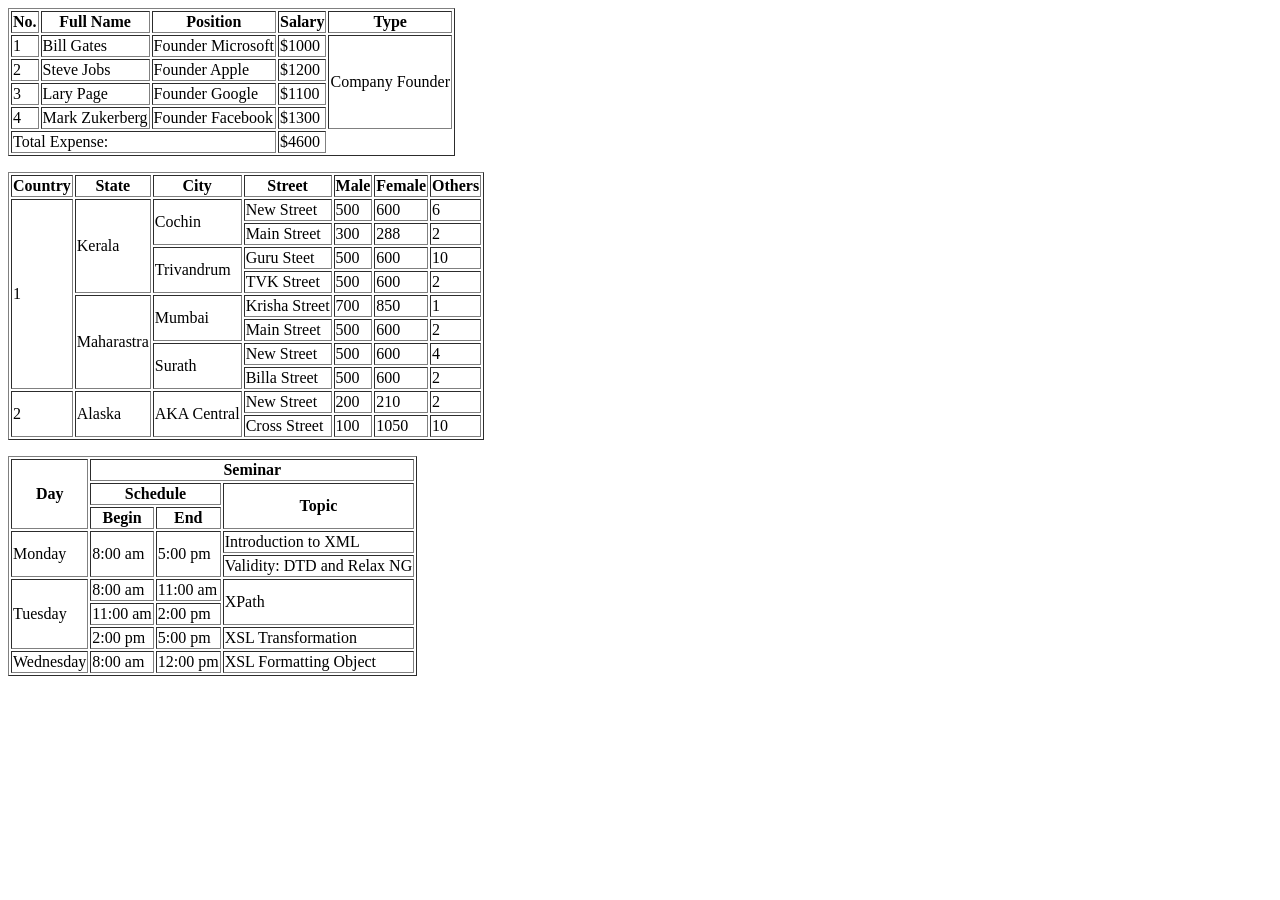
<file: FirstProject/index.html>
<!DOCTYPE html>
<html lang="en">
<head>
    <meta charset="UTF-8">
    <meta name="viewport" content="width=device-width, initial-scale=1.0">
    <title>Document</title>
</head>
<body>
    <table border="1">
        <th>No.</th>
        <th>Full Name</th>
        <th>Position</th>
        <th>Salary</th>
        <th>Type</th>

        <tbody>
            <tr>
                <td>1</td>
                <td>Bill Gates</td>
                <td>Founder Microsoft</td>
                <td>$1000</td>
                <td rowspan="4" >Company Founder</td>
            </tr>

            <tr>
                <td>2</td>
                <td>Steve Jobs</td>
                <td>Founder Apple</td>
                <td>$1200</td>
            </tr>
            <tr>
                <td>3</td>
                <td>Lary Page</td>
                <td>Founder Google</td>
                <td>$1100</td>
            </tr>
            <tr>
                <td>4</td>
                <td>Mark Zukerberg</td>
                <td>Founder Facebook</td>
                <td>$1300</td>
            </tr>

            <tr>
                <td colspan="3;">Total Expense:</td>
                <td>$4600</td>
            </tr>
        </tbody>
    </table>

    <p></p>
    <p></p>
    <table border="1">
        <th>Country</th>
        <th>State</th>
        <th>City</th>
        <th>Street</th>
        <th>Male</th>
        <th>Female</th>
        <th>Others</th>

        <tbody>
            <tr>
                <td rowspan="8">1</td>
                <td rowspan="4">Kerala</td>
                <td rowspan="2">Cochin</td>
                <td>New Street</td>
                <td>500</td>
                <td>600</td>
                <td>6</td>
            </tr>

            <tr>
                <td>Main Street</td>
                <td>300</td>
                <td>288</td>
                <td>2</td>
            </tr>
            <tr>
                <td rowspan="2">Trivandrum</td>
                <td>Guru Steet</td>
                <td>500</td>
                <td>600</td>
                <td>10</td>
            </tr>

            <tr>
                <td>TVK Street</td>
                <td>500</td>
                <td>600</td>
                <td>2</td>
            </tr>

            <tr>
                <td rowspan="4">Maharastra</td>
                <td rowspan="2">Mumbai</td>
                <td>Krisha Street</td>
                <td>700</td>
                <td>850</td>
                <td>1</td>
            </tr>

            <tr>
                <td>Main Street</td>
                <td>500</td>
                <td>600</td>
                <td>2</td>
            </tr>

            <tr>
                <td rowspan="2">Surath</td>
                <td>New Street</td>
                <td>500</td>
                <td>600</td>
                <td>4</td>
            </tr>

            <tr>
                <td>Billa Street</td>
                <td>500</td>
                <td>600</td>
                <td>2</td>
            </tr>

            <tr>
                <td rowspan="2">2</td>
                <td rowspan="2">Alaska</td>
                <td rowspan="2">AKA Central</td>
                <td>New Street</td>
                <td>200</td>
                <td>210</td>
                <td>2</td>
            </tr>

            <tr>
                <td>Cross Street</td>
                <td>100</td>
                <td>1050</td>
                <td>10</td>
            </tr>
        </tbody>
    </table>
    <p></p>
    <p></p>
    <table border="1">
        <th rowspan="3">Day</th>
        <th colspan="4">Seminar</th>
        <tr>
            <th colspan="2">Schedule</th>
            <th rowspan="2">Topic</th>
        </tr>
        
        <tr>
            <th>Begin</th>
            <th>End</th>
        </tr>

        <tr>
            <td rowspan="2">Monday</td>
            <td rowspan="2">8:00 am</td>
            <td rowspan="2">5:00 pm</td>
            <td>Introduction to XML</td>
        </tr>
        <tr>
            <td>
                Validity: DTD and Relax NG
            </td>
        </tr>

        <tr>
            <td rowspan="3">Tuesday</td>
            <td>8:00 am</td>
            <td>11:00 am</td>
            <td rowspan="2">XPath</td>
        </tr>
        <tr>
            <td>11:00 am</td>
            <td>2:00 pm</td>
        </tr>
        <tr>
            <td>2:00 pm</td>
            <td>5:00 pm</td>
            <td>XSL Transformation</td>
        </tr>
        <tr>
            <td>Wednesday</td>
            <td>8:00 am</td>
            <td>12:00 pm</td>
            <td>XSL Formatting Object</td>
        </tr>
    </table>
</body>
</html>
</file>
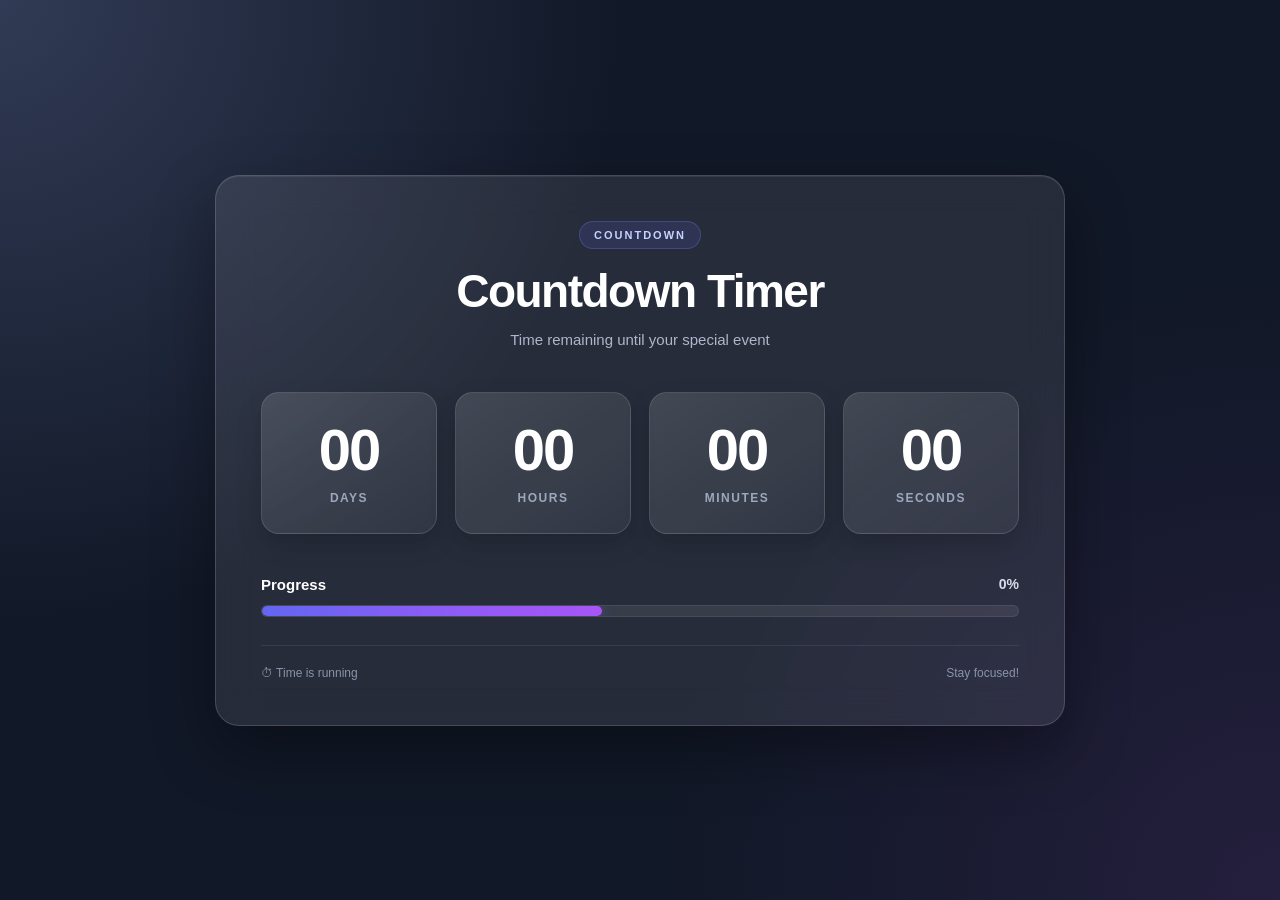
<file: Java Script Project 1/index.html>
<!DOCTYPE html>
<html lang="en">
<head>
    <meta charset="UTF-8">
    <meta name="viewport" content="width=device-width, initial-scale=1.0">

    <title>Countdown Timer</title>

    <link rel="stylesheet" href="style.css">
</head>

<body>

    <main class="page">

        <section class="countdown-card">

            <div class="header">
                <span class="badge">COUNTDOWN</span>

                <h1>Countdown Timer</h1>

                <p>
                    Time remaining until your special event
                </p>
            </div>

            <div class="countdown" id="countdown">

                <div class="time-box">
                    <span class="time" id="days">00</span>
                    <span class="label">Days</span>
                </div>

                <div class="time-box">
                    <span class="time" id="hours">00</span>
                    <span class="label">Hours</span>
                </div>

                <div class="time-box">
                    <span class="time" id="minutes">00</span>
                    <span class="label">Minutes</span>
                </div>

                <div class="time-box seconds">
                    <span class="time" id="seconds">00</span>
                    <span class="label">Seconds</span>
                </div>

            </div>

            <div class="progress-section">

                <div class="progress-header">
                    <span>Progress</span>
                    <span id="progress-value">0%</span>
                </div>

                <div class="progress-bar">
                    <div id="progress-fill"></div>
                </div>

            </div>

            <div class="footer">
                <span>⏱ Time is running</span>
                <span>Stay focused!</span>
            </div>

        </section>

    </main>

    <script src="script.js"></script>

</body>
</html>
</file>
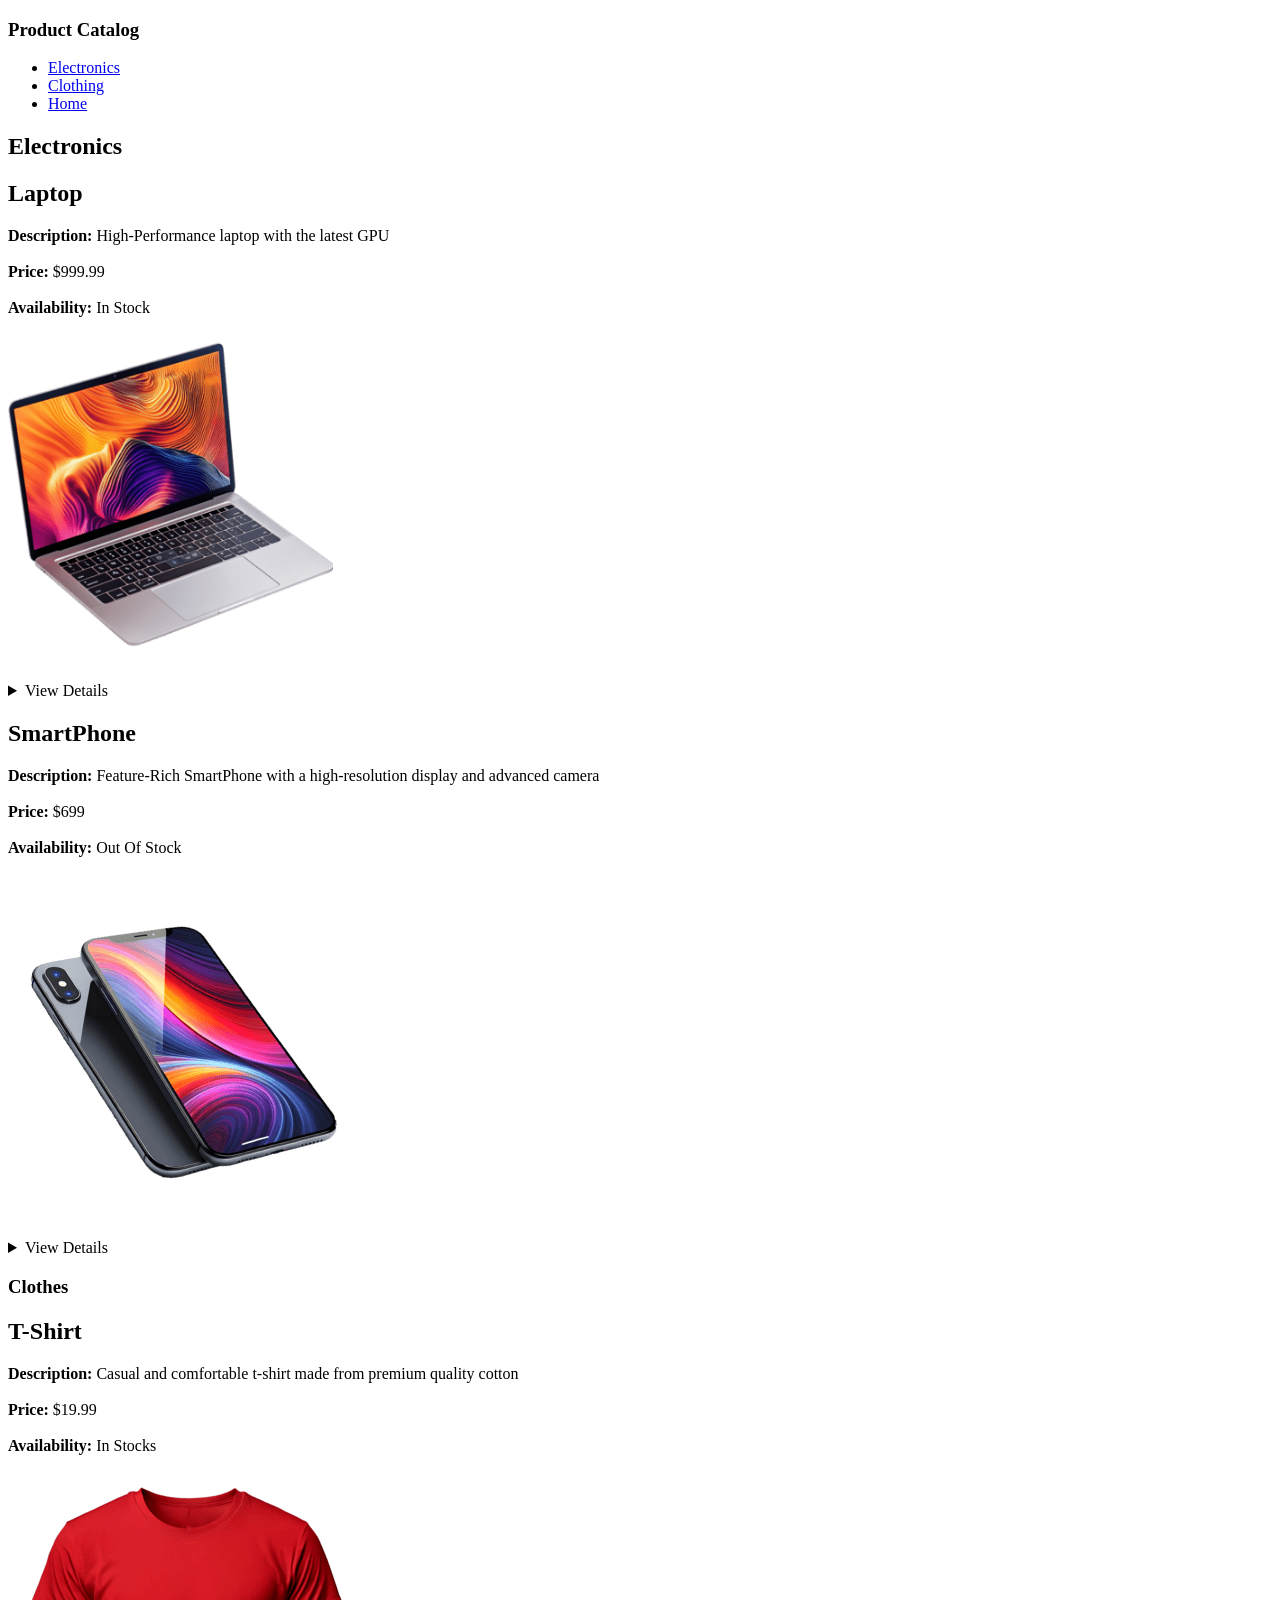
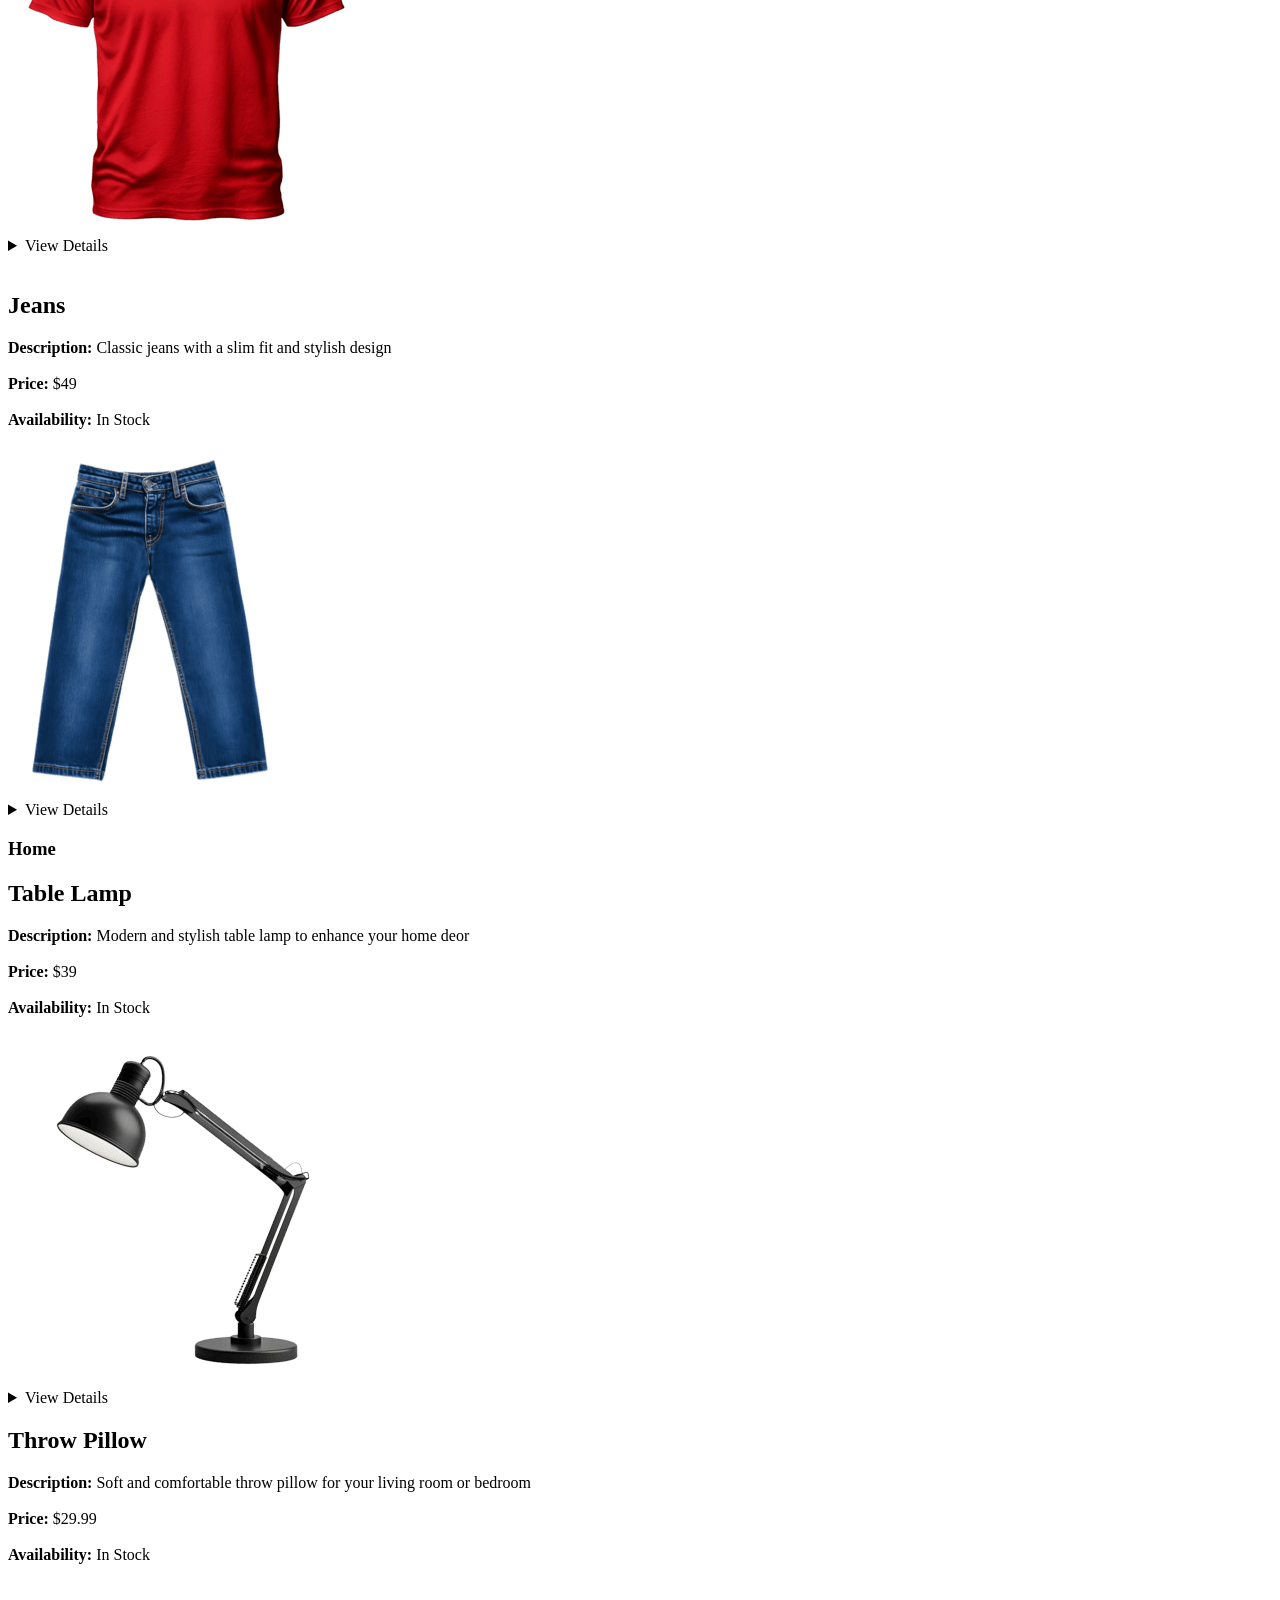
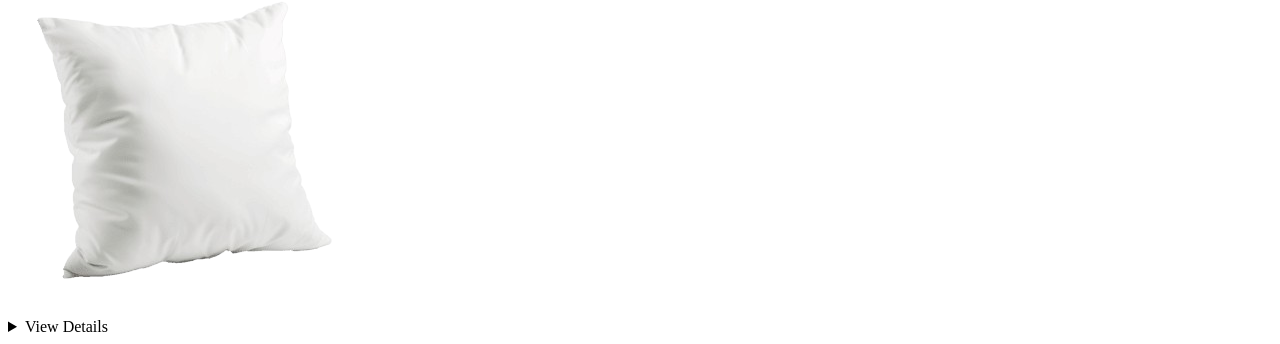
<file: FirstProject/Firstproject.html>
<!DOCTYPE html>
<html lang="en">
<head>
    <meta charset="UTF-8">
    <meta name="viewport" content="width=device-width, initial-scale=1.0">
    <title>Document</title>
</head>
    <section>
    <section>
        <h1>Product Catalog</h1>
        <ul>
            <li><a href="#Electronics">Electronics</a></li>
            <li><a href="#Clothing">Clothing</a></li>
            <li><a href="#Home">Home</a></li>
        </ul>
    </section>

    <section>
        <h2 id="Electronics">Electronics</h2>
        <h2>Laptop</h2>
        <strong>Description: </strong>
        <span>High-Performance laptop with the latest GPU</span>
        <br><br>
        <strong>Price:</strong>
        <span>$999.99</span>
        <br><br>
        <strong>Availability:</strong>
        <span>In Stock</span>
        <br><br>
        <img src="pngtree-sleek-modern-laptop-with-high-resolution-display-png-image_15711292.png" alt="Laptop Image" width="325px">
        <br><br>
        <details>
            <summary>View Details</summary>
            <ul>
            <li><strong>Brand:</strong>XYZ Electronics</li>
            <li><strong>Screen Size:</strong>15.6 inches</li>
            <li><strong>RAM:</strong>8GB</li>
            <li><strong>Storage</strong>512GB SSD</li>
        </ul>
        </details>
        <h2>SmartPhone</h2>
        <strong>Description:</strong>
        <span>Feature-Rich SmartPhone with a high-resolution display and advanced camera</span>
        <br><br>
        <strong>Price:</strong>
        <span>$699</span>
        <br><br>
        <strong>Availability:</strong>
        <span>Out Of Stock</span>
        <br><br>
        <img src="pngtree-latest-model-mobile-phone-png-image_15739741.png" alt="SmartPhone">
        <details>
            <summary>View Details</summary>
            <ul>
                <li><strong>Brand:</strong>ABC Mobile</li>
                <li><strong>Screen Size:</strong>6.5 inches</li>
                <li><strong>Camera</strong>48MP + 12MP</li>
                <li><strong>Storage</strong>128GB</li>
            </ul>
        </details>
    </section>

    <section>
        <h1 id="Clothing">Clothes</h1>
        <h2>T-Shirt</h2>
        <strong>Description:</strong>
        <span>Casual and comfortable t-shirt made from premium quality cotton</span>
        <br><br>
        <strong>Price:</strong>
        <span>$19.99</span>
        <br><br>
        <strong>Availability:</strong>
        <span>In Stocks</span>
        <br><br>
        <img src="pngtree-red-t-shirt-png-image_12322366.png" alt="T-shirt Image">
        <br>
        <details>
            <summary>View Details</summary>
            <ul>
            <li><strong>Brand:</strong>Fashion Apparel</li>
            <li><strong>Color:</strong>Black</li>
            <li><strong>Size:</strong>S,M,L</li>
            <li><strong>Material:</strong>100% Cotton</li>
        </ul>
        </details>

        <br>
        <h2>Jeans</h1>
        <strong>Description:</strong>
        <span>Classic jeans with a slim fit and stylish design</span>
        <br><br>
        <strong>Price:</strong>
        <span>$49</span>
        <br><br>
        <strong>Availability:</strong>
        <span>In Stock</span>
        <br><br>
        <img src="weathered-blue-denim-jeans-with-classic-design-and-faded-details-png.webp" alt="Jeans Image" srcset="">
        <details>
            <summary>View Details</summary>
            <ul>
            <li><strong>Brand:</strong>Denim Co.</li>
            <li><strong>Color:</strong>Blue</li>
            <li><strong>Size:</strong>30,32,34</li>
            <li><strong>Material:</strong>Denim</li>
        </ul>
        </details>
    </section>

    <section>
        <h1 id="Home">Home</h1>
        <h2>Table Lamp</h2>
        <strong>Description:</strong>
        <span>Modern and stylish table lamp to enhance your home deor</span>
        <br><br>
        <strong>Price:</strong>
        <span>$39</span>
        <br><br>
        <strong>Availability:</strong>
        <span>In Stock</span>
        <br><br>
        <img src="study-table-light-lamp-on-transparent-background-png-removebg-preview.png" alt="Table Lamp">
        <details>
            <summary>View Details</summary>
            <ul>
            <li><strong>Brand:</strong>Home Essentials</li>
            <li><strong>Color:</strong>Black</li>
            <li><strong>Dimensions:</strong>20 inches(height)</li>
            <li><strong>Material:</strong>Ceramic,Metal</li>
        </ul>
        </details>
        <h2>Throw Pillow</h2>
        <strong>Description:</strong>
        <span>Soft and comfortable throw pillow for your living room or bedroom</span>
        <br><br>
        <strong>Price:</strong>
        <span>$29.99</span>
        <br><br>
        <strong>Availability:</strong>
        <span>In Stock</span>
        <br>
        <img src="a-soft-white-pillow-ideal-for-home-decor-and-comfort-png-removebg-preview.png" alt="Throw Pillow" srcset="">
        <details>
        <summary>View Details</summary>
        <ul>
            <li><strong>Brand:</strong> Cozy Living</li>
            <li><strong>Color:</strong> White</li>
            <li><strong>Dimensions:</strong> 18 x 18 inches</li>
            <li><strong>Material:</strong> 100% Cotton Cover, Soft Polyester Filling</li>
        </ul>
</details>
    </section>
</section>
</body>
</html>
</file>
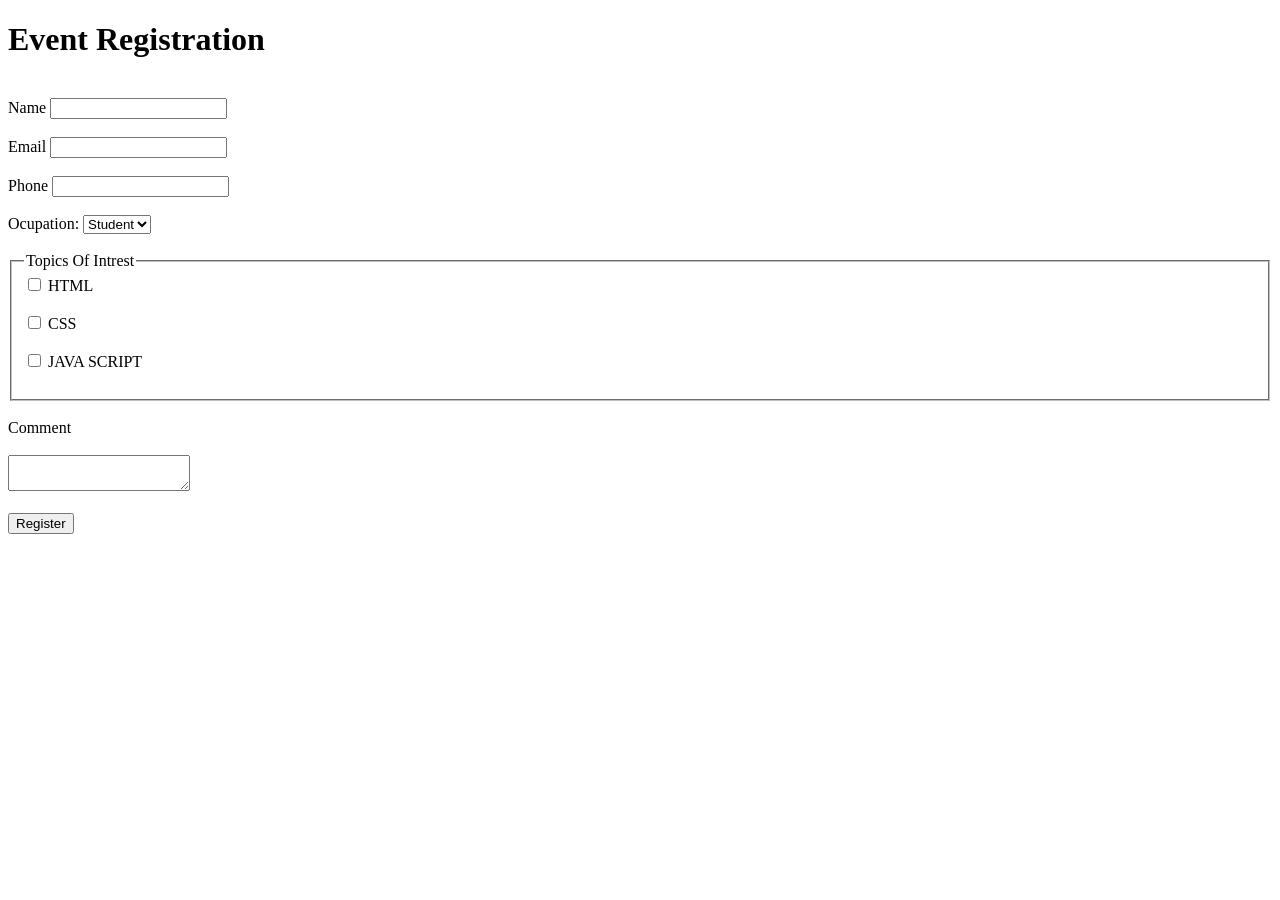
<file: FirstProject/forms.html>
<!DOCTYPE html>
<html lang="en">
<head>
</head>
<body>
    <form>
        <h1>Event Registration</h1>
        <br>
        <label for="name">Name</label>
        <input type="text" name="name" id="name">
        <br>
        <br><label for="emailid">Email</label>
        <input type="email" name="emailid" id="emailid">
        <br>
        <br>
        <label for="phone">Phone</label>
        <input type="tel" name="phone" id="phone">
        <br>
        <br>
        <label for="Ocupation">Ocupation:</label>
        <select name="Ocupation" id="Ocupation">
        <option value="student">Student</option>
        <option value="Pro">pro</option>
        <option value="Other">other</option>
        </select>
        <br><br>
        <fieldset>
            <legend>Topics Of Intrest</legend>
            <input type="checkbox" name="topics" id="topics" value="HTML">
            <label for="topics">HTML</label>
            <br><br>
            <input type="checkbox" name="topics" id="topics" value="HTML">
            <label for="topics">CSS</label>
            <br><br>
            <input type="checkbox" name="topics" id="topics" value="HTML">
            <label for="topics">JAVA SCRIPT</label>
            <br><br>
        </fieldset>
        <br>
        <label for="comment">Comment</label>
        <br><br>
        <textarea name="comment" id="comment"></textarea>
        <br><br>
        <button>Register</button>
    </form>

    </form>
</body>
</html>
</file>
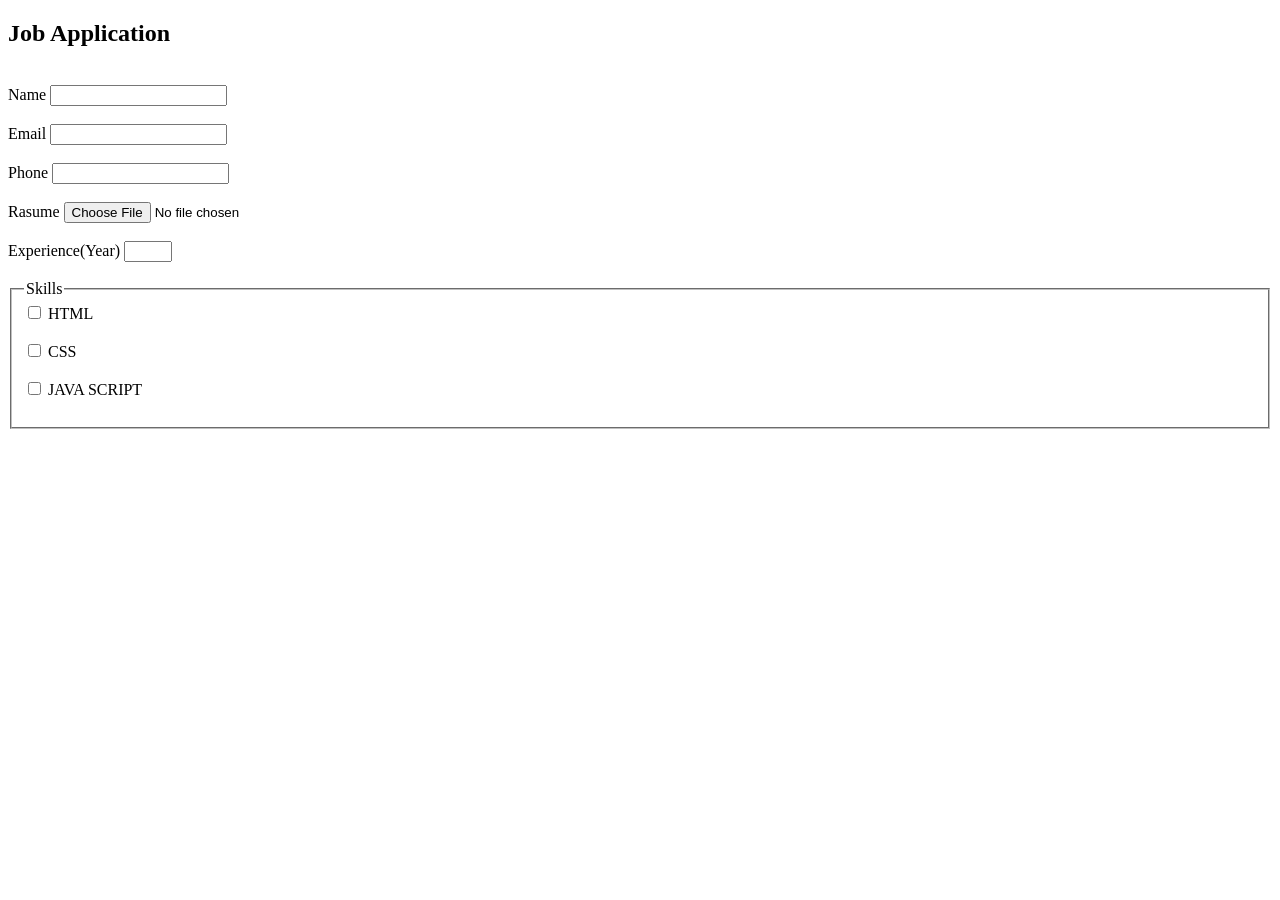
<file: FirstProject/one.html>
<!DOCTYPE html>
<html lang="en">
<head>
    <meta charset="UTF-8">
    <meta name="viewport" content="width=device-width, initial-scale=1.0">
    <title>Document</title>
</head>
<body>
    <form>
        <h2>Job Application</h2>
        <br>
        <label for="name">Name</label>
        <input type="text" name="name" id="name">
        <br>
        <br><label for="emailid">Email</label>
        <input type="email" name="emailid" id="emailid">
        <br>
        <br>
        <label for="phone">Phone</label>
        <input type="tel" name="phone" id="phone">
        <br><br>
        <label for="Rasume">Rasume</label>
        <input type="file" name="Rasume" id="Rasume">
        <br><br>
        <label for="">Experience(Year)</label>
        <input type="number" id="Counter" min="0" max="50">
<br><br>
        <fieldset>
            <legend>Skills</legend>
            <input type="checkbox" name="topics" id="topics" value="HTML">
            <label for="topics">HTML</label>
            <br><br>
            <input type="checkbox" name="topics" id="topics" value="HTML">
            <label for="topics">CSS</label>
            <br><br>
            <input type="checkbox" name="topics" id="topics" value="HTML">
            <label for="topics">JAVA SCRIPT</label>
            <br><br>
        </fieldset>
    </form>
</body>
</html>
</file>
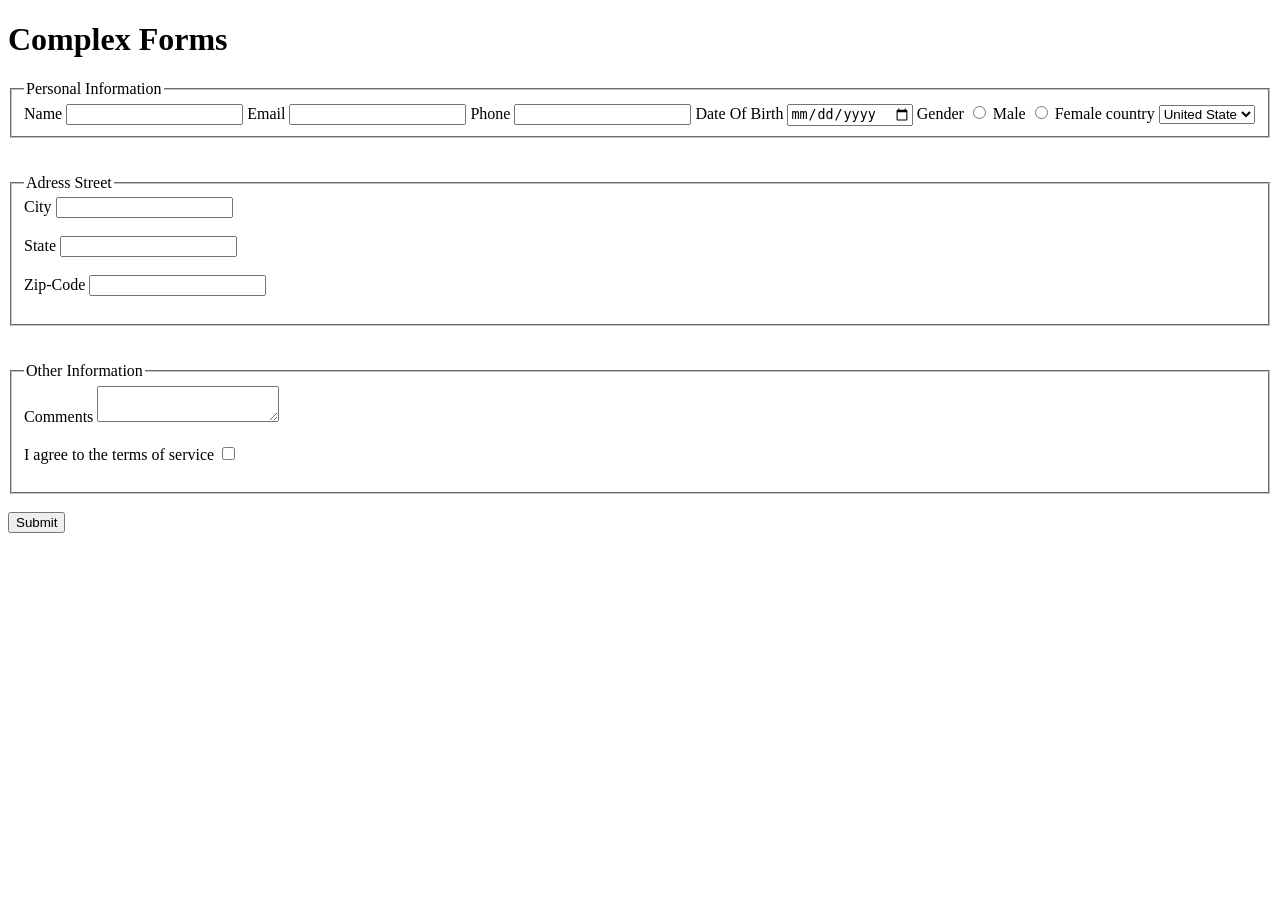
<file: FirstProject/two.html>
<!DOCTYPE html>
<html lang="en">
<head>
    <meta charset="UTF-8">
    <meta name="viewport" content="width=device-width, initial-scale=1.0">
    <title>Document</title>
</head>
<body>
    <form>
        <h1>Complex Forms</h1>
        <fieldset>
            <legend>Personal Information</legend>
            <label for="name">Name</label>
            <input type="text" name="name" id="name">
            <label for="email">Email</label>
            <input type="email" name="Takeemail" id="email">
            <label for="phoneNumber">Phone</label>
            <input type="number" name="Mobilenu" id="phoneNumber">
            <label for="dateofbirth">Date Of Birth</label>
            <input type="date" name="datepick" id="dateofbirth">
            <span>Gender</span>
            <input type="radio" name="radio" id="male">
            <label for="male">Male</label>
            <input type="radio" name="radio" id="Female">
            <label for="Female">Female</label>
            <label for="country">country</label>
            <select name="country" id="country">
                <option value="us" id="us">United State</option>
                <option value="India" id="India">India</option>
            </select>
        </fieldset>
        <br><br>
        <fieldset>
            <legend>Adress Street</legend>
            <label for="CITYS">City</label>
            <input type="text" name="citysss" id="CITYS">
            <br><br>
            <label for="STATES">State</label>
            <input type="text" name="statesss" id="STATES">
            <br><br>
            <label for="zipcodee">Zip-Code</label>
            <input type="text" name="zipcodee" id="zipcodee">
            <br><br>
        </fieldset>
        <br><br>
        <fieldset>
            <legend>Other Information</legend>
            <label for="Comments">Comments</label>
            <textarea name="Comments" id="Comments"></textarea>
            <br><br>
            <label for="aggry">I agree to the terms of service</label>
            <input type="checkbox" name="aggry" id="aggry">
            <br><br>
        </fieldset>
        <br>
        <input type="button" value="Submit">
    </form>
</body>
</html>
</file>
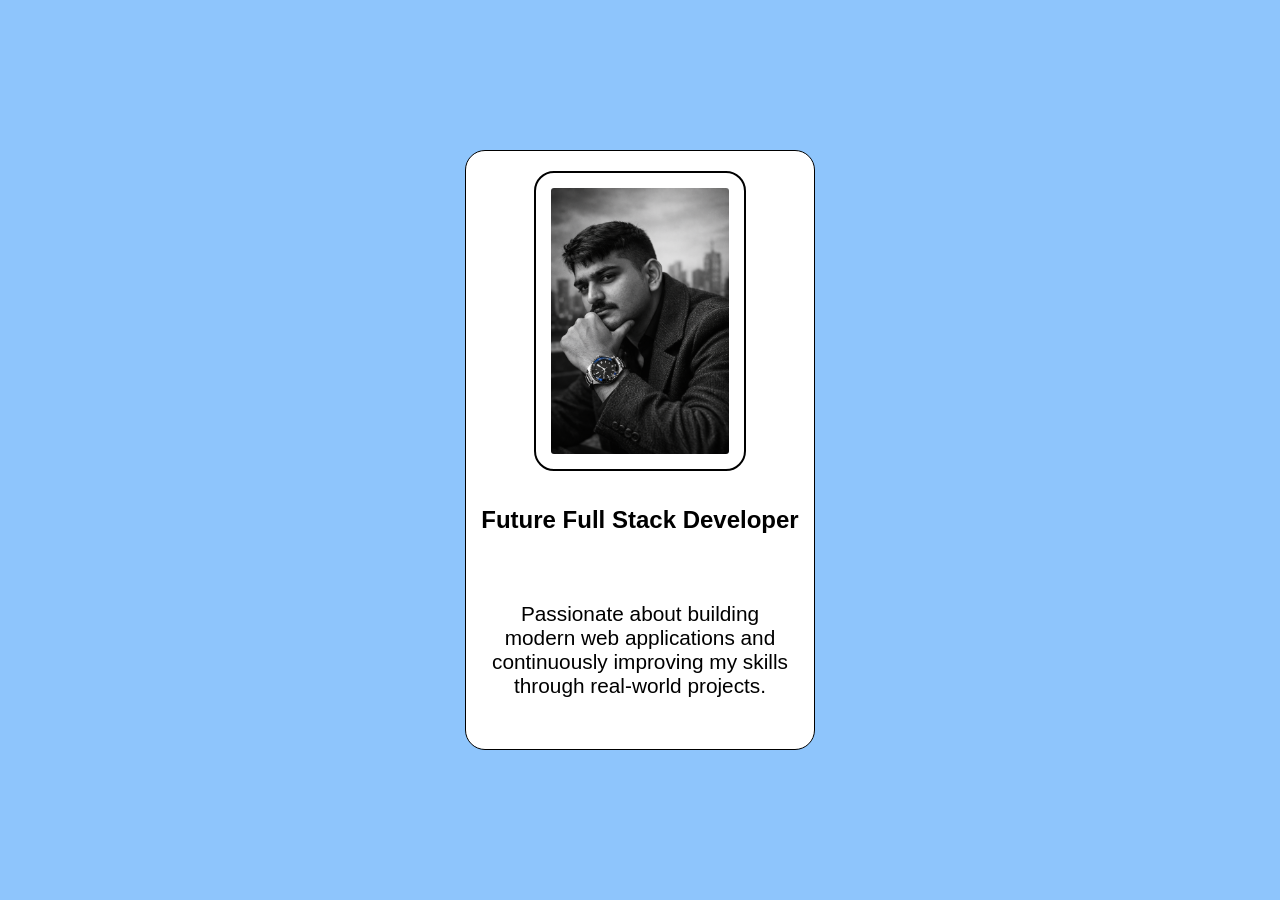
<file: Card Project/Card1/Card1.html>
<!DOCTYPE html>
<html lang="en">
<head>
    <meta charset="UTF-8">
    <meta name="viewport" content="width=device-width, initial-scale=1.0">
    <title>Cards Project 1</title>
    <link rel="stylesheet" href="style1.css">
</head>
<body>
    
    <div class="container">
        
        <div class="card">
            <img src="../Images/ChatGPT Image Jan 16, 2026, 09_41_49 AM.png" alt="QR-Code">

            <h2>Future Full Stack Developer</h2>
            <br>
            <span>Passionate about building modern web applications and continuously improving my skills through real-world projects.</span>
        </div>
    </div>
</body>
</html>
</file>
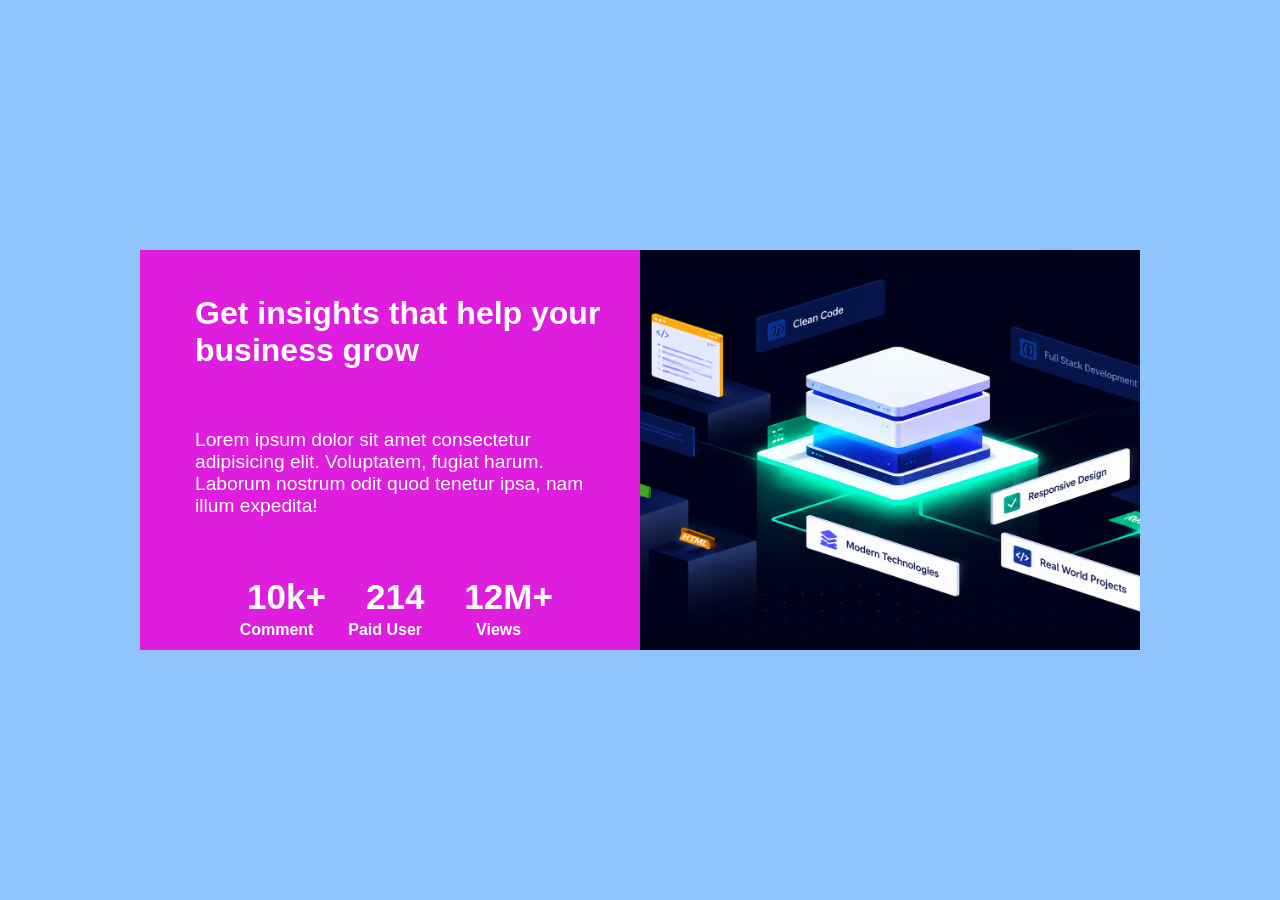
<file: Card Project/Card3/Card3.html>
<!DOCTYPE html>
<html lang="en">
<head>
    <meta charset="UTF-8">
    <meta name="viewport" content="width=device-width, initial-scale=1.0">
    <title>Card Project 3</title>
    <link rel="stylesheet" href="style3.css">
</head>
<body>
    
    <div class="container">
        <div class="cardLeft">
            <h2>Get insights that help your business grow</h2>
            <span>Lorem ipsum dolor sit amet consectetur adipisicing elit. Voluptatem, fugiat harum. Laborum nostrum odit quod tenetur ipsa, nam illum expedita!</span>
            <div class="comments">
                
                <div class="statBox">

                    <div class="stat">
                        <h2>10k+</h2>
                        <p>Comment</p>
                    </div>

                    <div class="stat">
                        <h2>214</h2>
                        <p>Paid User</p>
                    </div>

                    <div class="stat">
                        <h2>12M+</h2>
                        <p>Views</p>
                    </div>
                </div>
            </div>
        </div>
        <div id="cardRight">
            <img src="../Images/ChatGPT Image Jul 30, 2026, 08_10_34 PM.png" alt="">
        </div>
    </div>

</body>
</html>
</file>
<file: Java Script Project 1/style.css>
* {
    margin: 0;
    padding: 0;
    box-sizing: border-box;
}
body {
    font-family: "Inter", sans-serif;
    min-height: 100vh;
    display: flex;
    align-items: center;
    justify-content: center;
    color: #ffffff;
    background:
        radial-gradient(circle at top left, #313b55 0%, transparent 40%),
        radial-gradient(circle at bottom right, #241f3d 0%, transparent 40%),
        #111827;
}
.page {
    width: 100%;
    min-height: 100vh;
    display: flex;
    align-items: center;
    justify-content: center;
    padding: 30px;
}
.countdown-card {
    width: min(850px, 100%);
    padding: 45px;
    border-radius: 24px;
    background: rgba(255, 255, 255, 0.09);
    border: 1px solid rgba(255, 255, 255, 0.15);
    box-shadow:
        0 25px 60px rgba(0, 0, 0, 0.35),
        inset 0 1px 1px rgba(255, 255, 255, 0.08);
    backdrop-filter: blur(20px);
    -webkit-backdrop-filter: blur(20px);
}
.header {
    text-align: center;
    margin-bottom: 40px;
}
.badge {
    display: inline-block;
    padding: 7px 14px;
    margin-bottom: 15px;
    border-radius: 50px;
    font-size: 11px;
    font-weight: 700;
    letter-spacing: 2px;
    color: #c7d2fe;
    background: rgba(99, 102, 241, 0.15);
    border: 1px solid rgba(129, 140, 248, 0.25);
}
.header h1 {
    font-size: clamp(30px, 5vw, 46px);
    font-weight: 800;
    letter-spacing: -1.5px;
    margin-bottom: 10px;
}
.header p {
    font-size: 15px;
    color: #aeb7ca;
    line-height: 1.6;
}
.countdown {
    display: grid;
    grid-template-columns: repeat(4, 1fr);
    gap: 18px;
    margin-bottom: 42px;
}
.time-box {
    position: relative;
    text-align: center;
    padding: 28px 15px;
    border-radius: 18px;
    background:
        linear-gradient(
            145deg,
            rgba(255, 255, 255, 0.13),
            rgba(255, 255, 255, 0.05)
        );
    border: 1px solid rgba(255, 255, 255, 0.12);
    box-shadow:
        0 10px 25px rgba(0, 0, 0, 0.18);
    transition:
        transform 0.3s ease,
        background 0.3s ease,
        border-color 0.3s ease;
}
.time-box:hover {
    transform: translateY(-6px);
    background:
        linear-gradient(
            145deg,
            rgba(255, 255, 255, 0.18),
            rgba(255, 255, 255, 0.07)
        );
    border-color: rgba(129, 140, 248, 0.4);
}
.time {
    display: block;
    font-size: clamp(38px, 6vw, 58px);
    line-height: 1;
    font-weight: 800;
    letter-spacing: -2px;
    color: #ffffff;
    margin-bottom: 12px;
}
.label {
    display: block;
    font-size: 12px;
    font-weight: 600;
    text-transform: uppercase;
    letter-spacing: 1.5px;
    color: #9ca8bd;
}
.progress-section {
    margin-top: 10px;
}
.progress-header {
    display: flex;
    align-items: center;
    justify-content: space-between;
    margin-bottom: 12px;
    color: #d9deea;
    font-size: 14px;
    font-weight: 600;
}
.progress-header span:first-child {
    font-size: 15px;
    color: #ffffff;
}
.progress-bar {
    width: 100%;
    height: 12px;
    overflow: hidden;
    border-radius: 50px;
    background: rgba(255, 255, 255, 0.08);
    border: 1px solid rgba(255, 255, 255, 0.08);
}
#progress-fill {
    width: 45%;
    height: 100%;
    border-radius: inherit;
    background:
        linear-gradient(
            90deg,
            #6366f1,
            #8b5cf6,
            #a855f7
        );
    box-shadow:
        0 0 15px rgba(139, 92, 246, 0.45);
    transition: width 0.5s ease;
}
.footer {
    display: flex;
    align-items: center;
    justify-content: space-between;
    margin-top: 28px;
    padding-top: 20px;
    border-top: 1px solid rgba(255, 255, 255, 0.08);
    color: #8994aa;
    font-size: 12px;
    font-weight: 500;
}
@media (max-width: 700px) {
    .countdown-card {
        padding: 35px 25px;
        border-radius: 20px;
    }
    .countdown {
        gap: 12px;
    }
    .time-box {
        padding: 22px 10px;
    }
}
@media (max-width: 520px) {
    .page {
        padding: 15px;
    }
    .countdown-card {
        padding: 30px 18px;
    }
    .header {
        margin-bottom: 30px;
    }
    .header h1 {
        font-size: 30px;
    }
    .header p {
        font-size: 13px;
    }
    .countdown {
        grid-template-columns: repeat(2, 1fr);
        gap: 12px;
        margin-bottom: 32px;
    }
    .time-box {
        padding: 25px 10px;
    }
    .time {
        font-size: 40px;
    }
    .label {
        font-size: 10px;
        letter-spacing: 1px;
    }
    .footer {
        font-size: 10px;
    }
}
@media (max-width: 340px) {
    .countdown-card {
        padding: 25px 12px;
    }
    .time {
        font-size: 34px;
    }
}
</file>
<file: Card Project/Card1/style1.css>
*{
    margin: 0;
    padding: 0;
    box-sizing: border-box;
}

body {
    font-family: Arial, sans-serif;
}
        
.container{
    width: 100%;
    height: 100vh;
    background-color: #8ec5fc;
    overflow-y: auto;
    overflow-x: auto;
    display: flex;
    justify-content: center;
    align-items: center;
}

.card{
    width: 350px;
    height: 600px;
    background-color: white;
    border-radius: 20px;
    border: 1px solid black;
    display: flex;
    flex-direction: column;
    align-items: center;
    gap: 15px;

}

.card img{
    /* background-color: gray; */
    border: 2px solid black;
    margin: 20px;
    padding: 15px;
    height: 300px;
    border-radius: 20px;
}

.card span{
    padding: 20px;
    text-align: center;
    font-size: 1.3em;
}

.card h2{
    font-size: 1.5rem;
}
</file>
<file: Card Project/Card3/style3.css>
* {
    margin: 0;
    padding: 0;
    box-sizing: border-box;
}

body {
    font-family: Arial, sans-serif;
}

.container {
    width: 100%;
    min-height: 100vh;
    background-color: #8ec5fc;
    display: flex;
    justify-content: center;
    align-items: center;
    padding: 20px;
}

.cardLeft {
    width: 500px;
    height: 400px;
    background-color: rgb(222, 29, 222);
    display: flex;
    flex-direction: column;
    align-items: center;
    gap: 40px;
    padding: 25px;
}

#cardRight {
    width: 500px;
    height: 400px;
}

#cardRight img {
    width: 100%;
    height: 100%;
    display: block;
    object-fit: cover;
}

.cardLeft h2{
    color: white;
    /* text-align: center; */
    width: 100%;
    padding-left: 30px;
    padding-right: 10px;
    font-family: 'Lucida Sans', 'Lucida Sans Regular', 'Lucida Grande', 'Lucida Sans Unicode', Geneva, Verdana, sans-serif;
    font-size: 2rem;
    padding-top: 20px;
    gap: 30px;
}

.cardLeft span{
    color: white;
    /* text-align: center; */
    width: 100%;
    padding-left: 30px;
    padding-right: 10px;
    font-family: 'Lucida Sans', 'Lucida Sans Regular', 'Lucida Grande', 'Lucida Sans Unicode', Geneva, Verdana, sans-serif;
    font-size: 1.2em;
    padding-top: 20px;
    gap: 30px;
}

.statBox{
    width: 100%;
    display: flex;
    justify-content: space-around;
    align-items: center;
}

.stat {
    text-align: center;
    color: white;
}

.stat h2 {
    font-size: 35px;
    font-weight: bold;
    margin-bottom: 4px;
}

.stat p {
    font-size: 16px;
    font-weight: bold;
}
</file>
